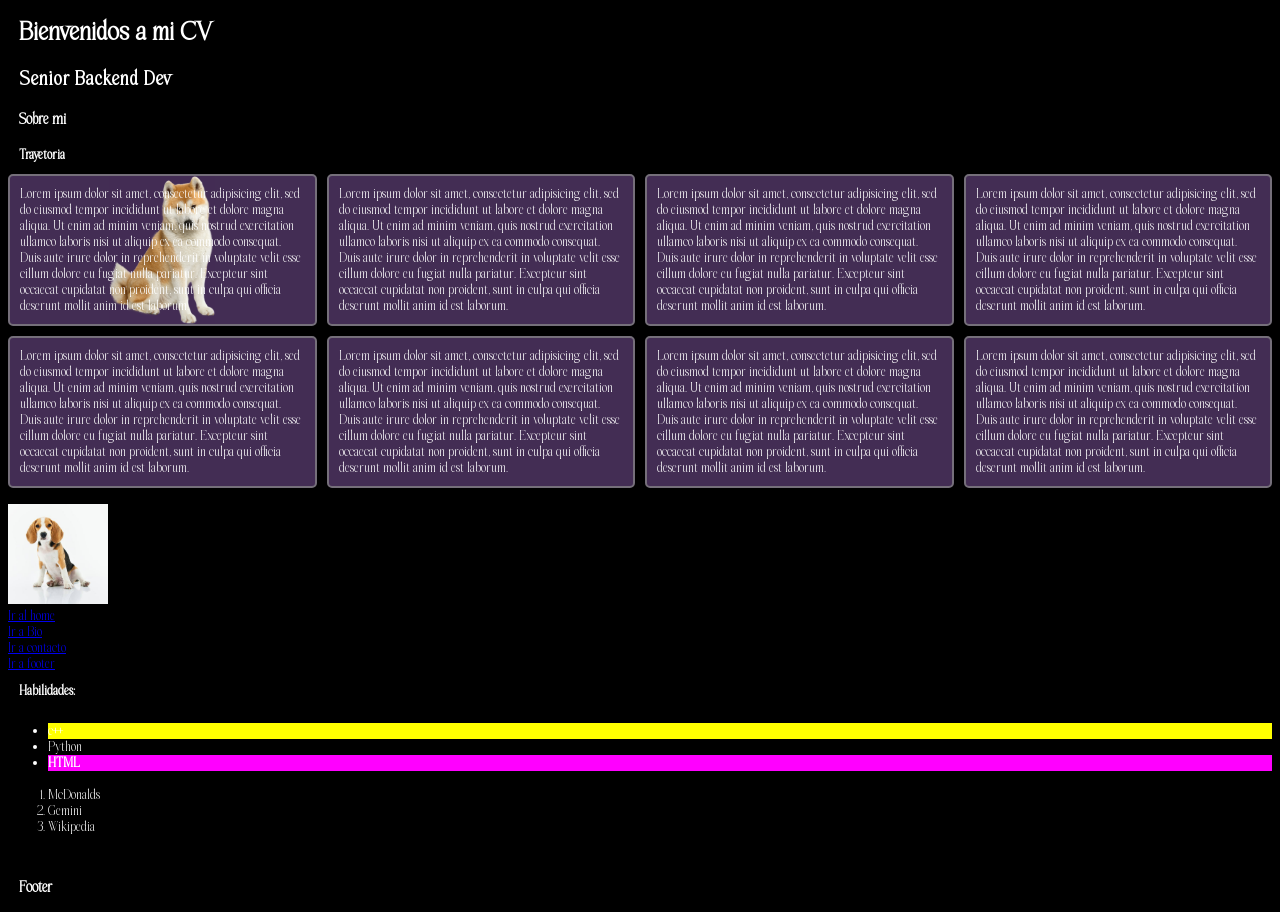
<file: index.html>
<!DOCTYPE html>
<html>
	<head>
		<meta charset="utf-8">
		<meta name="viewport" content="width=device-width, initial-scale=1">
		<title>MiPaginaWeb</title>
		<style></style>
		<link rel="stylesheet" type="text/css" href="public/css/style.css">
	</head>
	<body>
		<h1 >
			Bienvenidos a mi CV
		</h1>

		<h2>
			Senior Backend Dev
		</h2>

		<h3>
			Sobre mi
		</h3>

		<h4>
			Trayetoria
		</h4>

		<div class="container">
			<div class="actividad-clase">
				Lorem ipsum dolor sit amet, consectetur adipisicing elit, sed do eiusmod
				tempor incididunt ut labore et dolore magna aliqua. Ut enim ad minim veniam,
				quis nostrud exercitation ullamco laboris nisi ut aliquip ex ea commodo
				consequat. Duis aute irure dolor in reprehenderit in voluptate velit esse
				cillum dolore eu fugiat nulla pariatur. Excepteur sint occaecat cupidatat non
				proident, sunt in culpa qui officia deserunt mollit anim id est laborum.
			</div>
			<div>
				Lorem ipsum dolor sit amet, consectetur adipisicing elit, sed do eiusmod
				tempor incididunt ut labore et dolore magna aliqua. Ut enim ad minim veniam,
				quis nostrud exercitation ullamco laboris nisi ut aliquip ex ea commodo
				consequat. Duis aute irure dolor in reprehenderit in voluptate velit esse
				cillum dolore eu fugiat nulla pariatur. Excepteur sint occaecat cupidatat non
				proident, sunt in culpa qui officia deserunt mollit anim id est laborum.
			</div>
			<div>
				Lorem ipsum dolor sit amet, consectetur adipisicing elit, sed do eiusmod
				tempor incididunt ut labore et dolore magna aliqua. Ut enim ad minim veniam,
				quis nostrud exercitation ullamco laboris nisi ut aliquip ex ea commodo
				consequat. Duis aute irure dolor in reprehenderit in voluptate velit esse
				cillum dolore eu fugiat nulla pariatur. Excepteur sint occaecat cupidatat non
				proident, sunt in culpa qui officia deserunt mollit anim id est laborum.
			</div>
			<div>Lorem ipsum dolor sit amet, consectetur adipisicing elit, sed do eiusmod
				tempor incididunt ut labore et dolore magna aliqua. Ut enim ad minim veniam,
				quis nostrud exercitation ullamco laboris nisi ut aliquip ex ea commodo
				consequat. Duis aute irure dolor in reprehenderit in voluptate velit esse
				cillum dolore eu fugiat nulla pariatur. Excepteur sint occaecat cupidatat non
				proident, sunt in culpa qui officia deserunt mollit anim id est laborum.
			</div>
			<div>
				Lorem ipsum dolor sit amet, consectetur adipisicing elit, sed do eiusmod
				tempor incididunt ut labore et dolore magna aliqua. Ut enim ad minim veniam,
				quis nostrud exercitation ullamco laboris nisi ut aliquip ex ea commodo
				consequat. Duis aute irure dolor in reprehenderit in voluptate velit esse
				cillum dolore eu fugiat nulla pariatur. Excepteur sint occaecat cupidatat non
				proident, sunt in culpa qui officia deserunt mollit anim id est laborum.
			</div>
			<div>
				Lorem ipsum dolor sit amet, consectetur adipisicing elit, sed do eiusmod
				tempor incididunt ut labore et dolore magna aliqua. Ut enim ad minim veniam,
				quis nostrud exercitation ullamco laboris nisi ut aliquip ex ea commodo
				consequat. Duis aute irure dolor in reprehenderit in voluptate velit esse
				cillum dolore eu fugiat nulla pariatur. Excepteur sint occaecat cupidatat non
				proident, sunt in culpa qui officia deserunt mollit anim id est laborum.
			</div>
			<div>
				Lorem ipsum dolor sit amet, consectetur adipisicing elit, sed do eiusmod
				tempor incididunt ut labore et dolore magna aliqua. Ut enim ad minim veniam,
				quis nostrud exercitation ullamco laboris nisi ut aliquip ex ea commodo
				consequat. Duis aute irure dolor in reprehenderit in voluptate velit esse
				cillum dolore eu fugiat nulla pariatur. Excepteur sint occaecat cupidatat non
				proident, sunt in culpa qui officia deserunt mollit anim id est laborum.
			</div>
			<div>
				Lorem ipsum dolor sit amet, consectetur adipisicing elit, sed do eiusmod
				tempor incididunt ut labore et dolore magna aliqua. Ut enim ad minim veniam,
				quis nostrud exercitation ullamco laboris nisi ut aliquip ex ea commodo
				consequat. Duis aute irure dolor in reprehenderit in voluptate velit esse
				cillum dolore eu fugiat nulla pariatur. Excepteur sint occaecat cupidatat non
				proident, sunt in culpa qui officia deserunt mollit anim id est laborum.
			</div>
		</div>
		<br>
			<img width="100" src="images/perro.jpg" alt="foto de perfil">
			<br>

		<div class="enlaces">
				<a href="index.html" class="enlaces">
					Ir al home
				</a>
				<br>

				<a href="about.html" class="enlaces">
					Ir a Bio
				</a>
				<br>

				<a href="contact.html" class="enlaces">
					Ir a contacto
				</a>
				<br>

				<a href="#footer" class="enlaces">
					Ir a footer
				</a>
		</div>
		

		<div class="title">
			<h4>
				Habilidades:
			</h4>
		</div>

		<div class="listas">
			<ul>
				<li>
					c++
				</li>
				<li>
					Python
				</li>
				<li>
					HTML
				</li>
			</ul>
			<ol>
				<li>
					McDonalds
				</li>
				<li>
					Gemini
				</li>
				<li>
					Wikipedia
				</li>
			</ol>
		</div>
		<br>

		<div id="footer">
			<h3>
				Footer
			</h3>
		</div>
	</body>
</html>
</file>
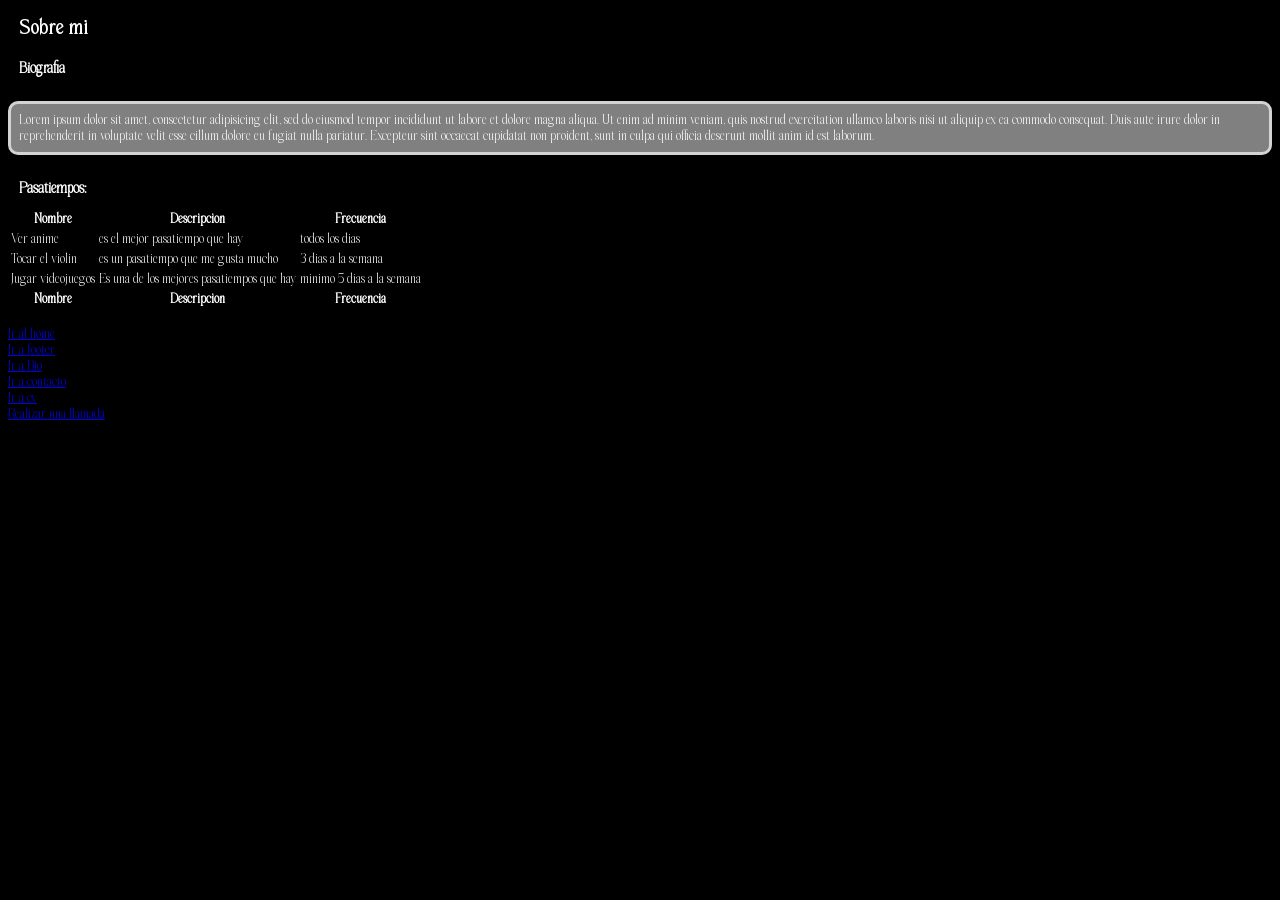
<file: about.html>
<!DOCTYPE html>
<html>
<head>
	<meta charset="utf-8">
	<meta name="viewport" content="width=device-width, initial-scale=1">
	<title></title>
	<link rel="stylesheet" type="text/css" href="public/css/style.css">
</head>
<body>

	<div>
		<h2>Sobre mi</h2>
	</div>

	<div>
		<h3>
			Biografia
		</h3>

		<p class="my_parag">
			Lorem ipsum dolor sit amet, consectetur adipisicing elit, sed do eiusmod
			tempor incididunt ut labore et dolore magna aliqua. Ut enim ad minim veniam,
			quis nostrud exercitation ullamco laboris nisi ut aliquip ex ea commodo
			consequat. Duis aute irure dolor in reprehenderit in voluptate velit esse
			cillum dolore eu fugiat nulla pariatur. Excepteur sint occaecat cupidatat non
			proident, sunt in culpa qui officia deserunt mollit anim id est laborum.
		</p>
	</div>

	<div id="contenido">

		<h3>Pasatiempos:</h3>

		<table>
			<thead>
				<th>
					Nombre
				</th>
				<th>
					Descripcion
				</th>
				<th>
					Frecuencia
				</th>
			</thead>
			<tbody>
				<td>
					Ver anime
				</td>
				<td>
					es el mejor pasatiempo que hay
				</td>
				<td>
					todos los dias
				</td>
			</tbody>
			<tbody>
				<td>
					Tocar el violin
				</td>
				<td>
					es un pasatiempo que me gusta mucho
				</td>
				<td>
					3 dias a la semana
				</td>	
			</tbody>
			<tbody>
				<td>
					Jugar videojuegos
				</td>
				<td>
					Es una de los mejores pasatiempos que hay
				</td>
				<td>
					minimo 5 dias a la semana
				</td>
			</tbody>
			<tfoot>
				<th>
					Nombre
				</th>
				<th>
					Descripcion
				</th>
				<th>
					Frecuencia
				</th>
			</tfoot>
		</table>
	</div>



	<div>
		<br>
	</div>

	<div class="enlaces">
		<a href="index.html">
			Ir al home
		</a>
		<br>

		<a href="#footer">
			Ir a footer
		</a>
		<br>

		<a href="about.html">
			Ir a Bio
		</a>
		<br>

		<a href="contact.html">
			Ir a contacto
		</a>
		<br>

		<a href="views/work.html">
			Ir a cv
		</a>
		<br>

		<a href="tel: 6120000000">
			Realizar una llamada
		</a>
	</div>

</body>
</html>
</file>
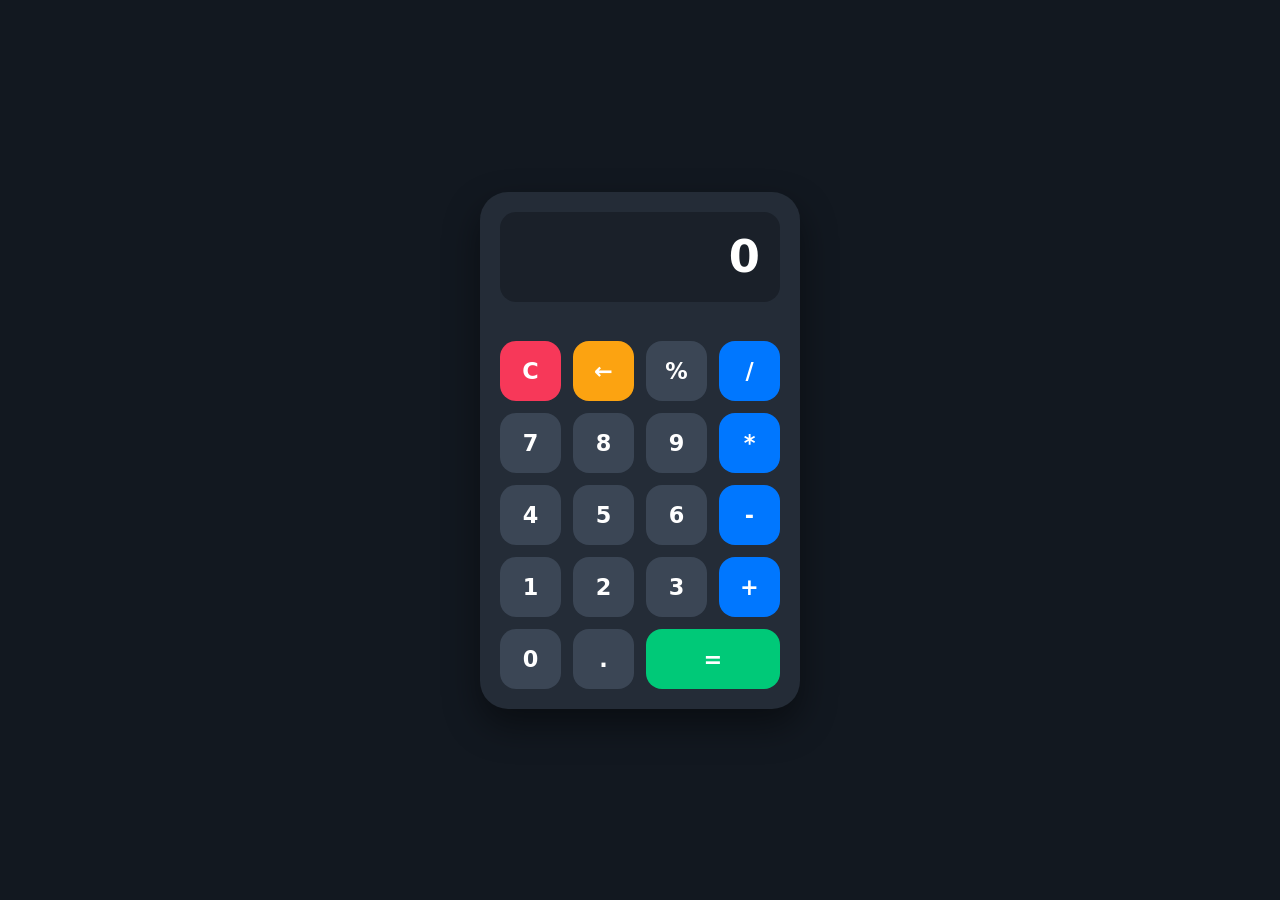
<file: calculadora.html>
<!DOCTYPE html>
<html>
<head>
	<meta charset="utf-8">
	<meta name="viewport" content="width=device-width, initial-scale=1">
	<title>Calculadora</title>
	<link rel="stylesheet" type="text/css" href="style_calculator.css">
</head>
<body>
	<div class="calculadora">
		<div class="head">
			<label class="calculadora_data" id="calculadora_data">
				0
			</label>
		</div>
		<br>
		<div class="body_calculator">
			<button class="btn btn-clear" onclick="clear_data()">
				C
			</button>
			<button class="btn btn-back" onclick="backspace()">
				←
			</button>
			<button class="btn btn-dark" onclick="setOperation('%')">
				%
			</button>
			<button class="btn btn-op" onclick="setOperation('/')">
				/
			</button>
			<button class="btn btn-dark" onclick="addNumber(7)">
				7
			</button>
			<button class="btn btn-dark" onclick="addNumber(8)">
				8
			</button>
			<button class="btn btn-dark" onclick="addNumber(9)">
				9
			</button>
			<button class="btn btn-op" onclick="setOperation('*')">
				*
			</button>
			<button class="btn btn-dark" onclick="addNumber(4)">
				4
			</button>
			<button class="btn btn-dark" onclick="addNumber(5)">
				5
			</button>
			<button class="btn btn-dark" onclick="addNumber(6)">
				6
			</button>
			<button class="btn btn-op" onclick="setOperation('-')">
				-
			</button>
			<button class="btn btn-dark" onclick="addNumber(1)">
				1
			</button>
			<button class="btn btn-dark" onclick="addNumber(2)">
				2
			</button>
			<button class="btn btn-dark" onclick="addNumber(3)">
				3
			</button>
			<button class="btn btn-op" onclick="setOperation('+')">
				+
			</button>
			<button class="btn btn-dark" onclick="addNumber(0)">
				0
			</button>
			<button class="btn btn-dark" onclick="addNumber('.')">
				.
			</button>
			<button class="btn btn-equal" onclick="setOperation('=')">
				=
			</button>
		</div>
	</div>
</body>
<script>
	var num1 = null;
	var operation = "";
	var resetOnNextNumber = false;

	function clear_data() {
		let data = document.getElementById("calculadora_data");
		data.innerHTML = "0";
		num1 = null;
		operation = "";
		resetOnNextNumber = false;
	}

	function backspace() {
		let data = document.getElementById("calculadora_data");
		
		if (data.innerHTML.length > 1) {
			data.innerHTML = data.innerHTML.slice(0, -1);
		} else {
			data.innerHTML = "0";
		}
	}

	function addNumber(value) {
		let data = document.getElementById("calculadora_data");

		if (resetOnNextNumber) {
			data.innerHTML = value;
			resetOnNextNumber = false;
			return;
		}

		if (data.innerHTML === "0") {
			data.innerHTML = value;
		} else {
			data.innerHTML += value;
		}
	}

	function addDecimal() {
		let data = document.getElementById("calculadora_data");

		if (resetOnNextNumber) {
			data.innerHTML = "0.";
			resetOnNextNumber = false;
			return;
		}

		if (!data.innerHTML.includes(".")) {
			data.innerHTML += ".";
		}
	}

	function setOperation(_ope) {
		let data = document.getElementById("calculadora_data");
		let currentVal = parseFloat(data.innerHTML);

		if (_ope === '=') {
			if (operation !== "" && num1 !== null) {
				let result = calculate(num1, currentVal, operation);
				data.innerHTML = result;
				num1 = null;
				operation = "";
				resetOnNextNumber = true;
			}
			return;
		}

		if (num1 !== null && operation !== "" && !resetOnNextNumber) {
			num1 = calculate(num1, currentVal, operation);
			data.innerHTML = num1;
		} else {
			num1 = currentVal;
		}

		operation = _ope;
		resetOnNextNumber = true;
	}

	function calculate(n1, n2, op) {
		let res = 0;

		switch (op) {
			case '+':
				res = n1 + n2;
				break;
			case '-':
				res = n1 - n2;
				break;
			case '*':
				res = n1 * n2;
				break;
			case '/':
				if (n2 === 0) {
					return "Error";
				}
				res = n1 / n2;
				break;
			case '%':
				res = n1 % n2;
				break;
			default:
				return n2;
		}

		return Math.round(res * 100000000) / 100000000;
	}
</script>
</html>
</file>
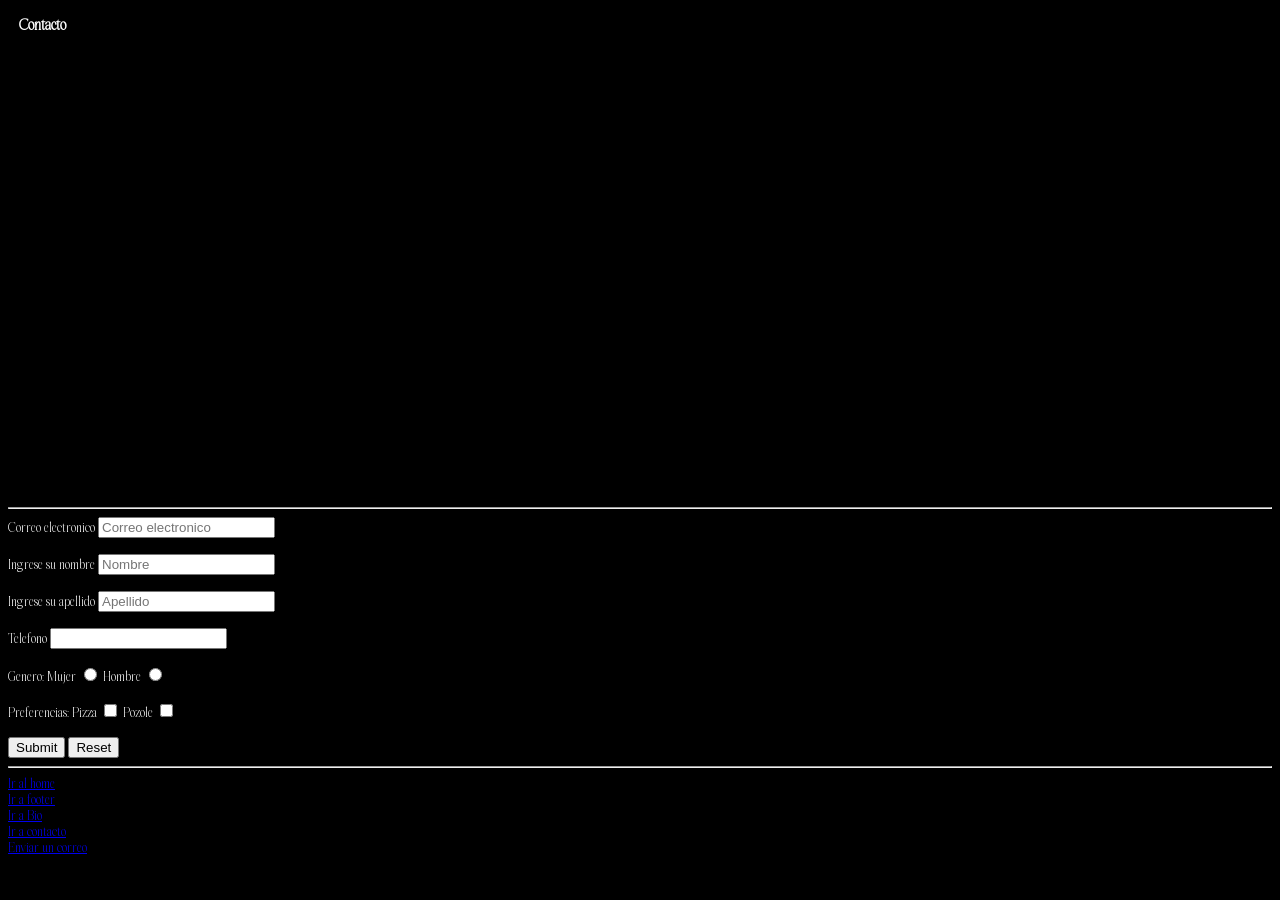
<file: contact.html>
<!DOCTYPE html>
<html>
<head>
	<meta charset="utf-8">
	<meta name="viewport" content="width=device-width, initial-scale=1">
	<title></title>
	<link rel="stylesheet" type="text/css" href="public/css/style.css">
</head>
<body>

	<div>
		<h3>Contacto</h3>
	</div>

	<iframe src="https://www.google.com/maps/embed?pb=!1m14!1m12!1m3!1d58264.83078795734!2d-110.31674880000001!3d24.117247999999996!2m3!1f0!2f0!3f0!3m2!1i1024!2i768!4f13.1!5e0!3m2!1ses!2smx!4v1790037140594!5m2!1ses!2smx" width="600" height="450" style="border:0;" allowfullscreen="" loading="lazy" referrerpolicy="strict-origin-when-cross-origin"></iframe>
	<br>

	<div>
		<hr>
		<form>
			<div>
				<label>
				Correo electronico
				</label>
				<input type="text" name="" placeholder="Correo electronico" name="" id="email_user">
			</div>
			<br>

			<div>
				<label>
				Ingrese su nombre
				</label>
				<input type="text" name="" placeholder="Nombre" name="" id="name_user">
			</div>
			<br>

			<div>
				<label>
					Ingrese su apellido
				</label>
				<input type="text" name="" placeholder="Apellido" name="" id="lastname_user">
			</div>
			<br>

			<div>
				<label>
					Telefono
				</label>
				<input type="number" name="" id="phone-numer_user">
			</div>
			<br>

			<div>
				<label>
					Genero:
				</label>
				<label>
					Mujer
				</label>
				<input type="radio" name="">
				<label>
					Hombre
				</label>
				<input type="radio" name="">
				<br>
			</div>
			<br>

			<div>
				<label>
					Preferencias:
				</label>
				<label>
					Pizza
				</label>
				<input type="checkbox" name="">
				<label>
					Pozole
				</label>
				<input type="checkbox" name="">
			</div>
			<br>
			
			<div>
				<input type="submit" name="">
				<input type="reset" name="">
			</div>
		</form>
		<hr>
	</div>
	
	<div class="enlaces">
				<a href="index.html">
					Ir al home
				</a>
				<br>

				<a href="#footer">
					Ir a footer
				</a>
				<br>

				<a href="about.html">
					Ir a Bio
				</a>
				<br>

				<a href="contact.html">
					Ir a contacto
				</a>
				<br>

				<a href="mailto:garciagalex0405@gmail.com">
					Enviar un correo
				</a>
	</div>

</body>
</html>
</file>
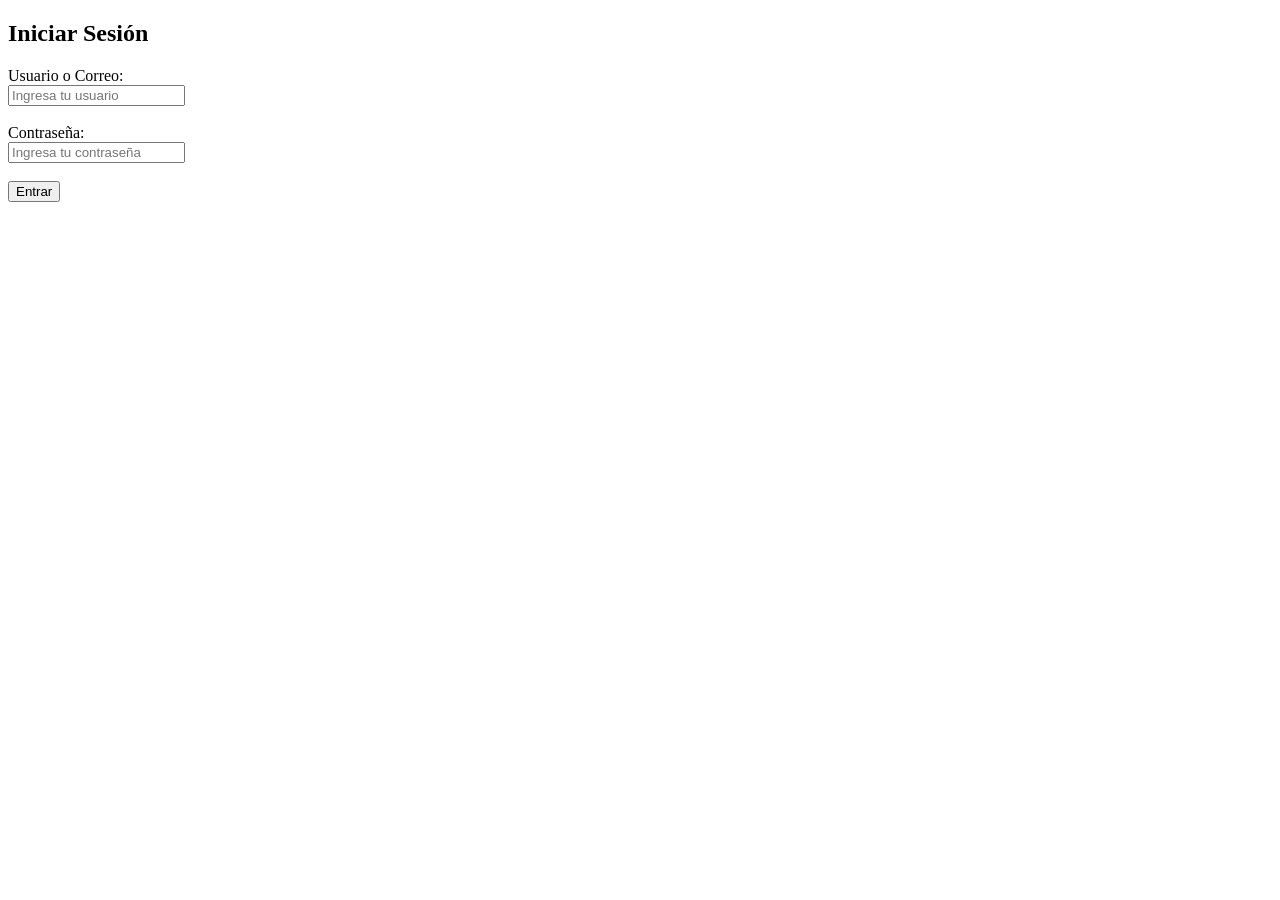
<file: index_form.html>
<!DOCTYPE html>
<html lang="es">
<head>
    <meta charset="UTF-8">
    <meta name="viewport" content="width=device-width, initial-scale=1.0">
    <title>Inicio de Sesión</title>
</head>
<body>

    <h2>Iniciar Sesión</h2>

    <form action="test.php" method="POST">
        <!-- Campo para el usuario o correo -->
        <div>
            <label for="username">Usuario o Correo:</label><br>
            <input type="text" id="username" name="username" placeholder="Ingresa tu usuario" required>
        </div>
        <br>

        <!-- Campo para la contraseña -->
        <div>
            <label for="password">Contraseña:</label><br>
            <input type="password" id="password" name="password" placeholder="Ingresa tu contraseña" required>
        </div>
        <br>

        <!-- Botón para enviar -->
        <button type="submit">Entrar</button>
    </form>

</body>
</html>
</file>
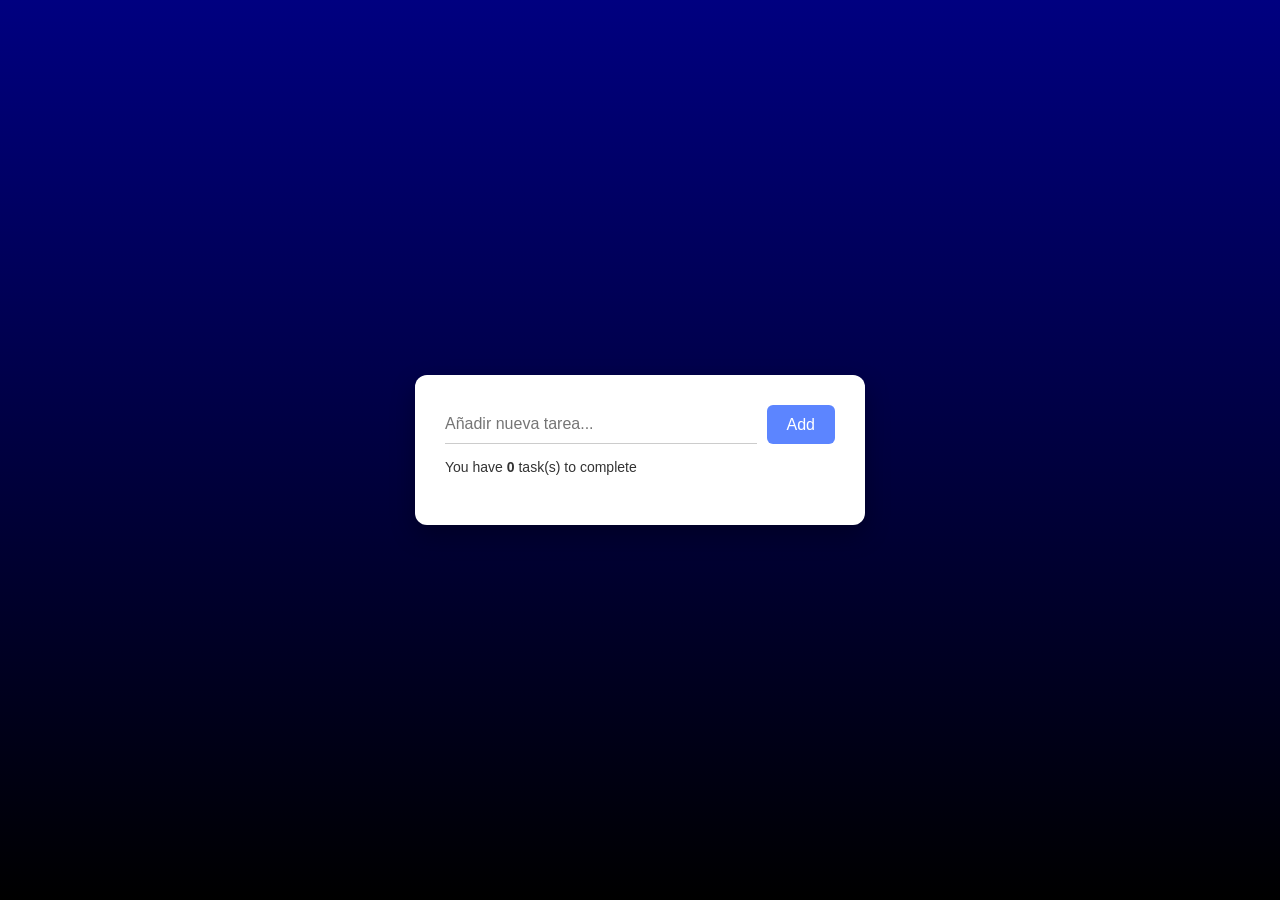
<file: to-do-list.html>
<!DOCTYPE html>
<html lang="es">
<head>
    <meta charset="UTF-8">
    <meta name="viewport" content="width=device-width, initial-scale=1.0">
    <title>To-Do List</title>
    <link rel="stylesheet" href="public/css/style-to-do.css">
    <!-- FontAwesome para los iconos de editar y eliminar -->
    <link rel="stylesheet" href="https://cdnjs.cloudflare.com/ajax/libs/font-awesome/6.4.0/css/all.min.css">
</head>
<body>
    <div class="background">
        <div class="bg-top"></div>
        <div class="bg-bottom"></div>
    </div>

    <div class="app-container">
        <div class="input-section">
            <input type="text" id="taskInput" placeholder="Añadir nueva tarea...">
            <button id="addBtn">Add</button>
        </div>

        <p class="task-count">You have <span id="count">0</span> task(s) to complete</p>

        <ul id="taskList">
        </ul>
    </div>

    <script>
    	const taskInput = document.getElementById('taskInput');
		const addBtn = document.getElementById('addBtn');
		const taskList = document.getElementById('taskList');
		const countSpan = document.getElementById('count');

		let taskCount = 0;

		// Eventos para agregar tareas
		addBtn.addEventListener('click', addTask);
		taskInput.addEventListener('keypress', function(e) {
    		if (e.key === 'Enter') addTask();
		});

		function addTask() {
    		const text = taskInput.value.trim();
    		if (text === '') return;

    		const li = document.createElement('li');
    		li.className = 'task-item';

    		li.innerHTML = `
        		<i class="fa-regular fa-circle check-circle"></i>
        		<span class="task-text">${text}</span>
        		<div class="action-btns">
            		<button class="btn-edit"><i class="fa-solid fa-pen-to-square"></i></button>
            		<button class="btn-delete"><i class="fa-solid fa-trash"></i></button>
        		</div>
    		`;

    		// Referencias a los elementos creados
    		const checkBtn = li.querySelector('.check-circle');
    		const deleteBtn = li.querySelector('.btn-delete');
    		const editBtn = li.querySelector('.btn-edit');
    		const taskTextSpan = li.querySelector('.task-text');
    		const actionBtns = li.querySelector('.action-btns');

    		// Marcar como completada
    		checkBtn.addEventListener('click', () => {
        		li.classList.toggle('completed');
        		if(li.classList.contains('completed')) {
            		checkBtn.classList.replace('fa-circle', 'fa-circle-check');
            		checkBtn.classList.replace('fa-regular', 'fa-solid');
        		} else {
            		checkBtn.classList.replace('fa-circle-check', 'fa-circle');
            		checkBtn.classList.replace('fa-solid', 'fa-regular');
        		}
    		});

    		// Eliminar tarea
    		deleteBtn.addEventListener('click', () => {
        		li.remove();
        		updateCount(-1);
    		});

    		// Editar tarea (Modo en línea)
    		editBtn.addEventListener('click', () => {
        		const currentText = taskTextSpan.innerText;
        
        		const editInput = document.createElement('input');
        		editInput.type = 'text';
        		editInput.value = currentText;
        		editInput.className = 'task-input-edit';

        		const saveBtn = document.createElement('button');
        		saveBtn.innerHTML = '<i class="fa-solid fa-check"></i>';
        		saveBtn.className = 'btn-save';

        		// Reemplazar texto con input
        		li.insertBefore(editInput, taskTextSpan);
        		li.removeChild(taskTextSpan);
        
        		// Actualizar botones
        		actionBtns.innerHTML = '';
        		actionBtns.appendChild(saveBtn);
        		actionBtns.appendChild(deleteBtn);

        		editInput.focus();

        		// Función para guardar los cambios
        		const saveTask = () => {
            		const newText = editInput.value.trim();
            		if(newText !== '') {
                		taskTextSpan.innerText = newText;
            		}
            
            		li.insertBefore(taskTextSpan, editInput);
            		li.removeChild(editInput);
            
            		actionBtns.innerHTML = '';
            		actionBtns.appendChild(editBtn);
            		actionBtns.appendChild(deleteBtn);
        		};

        		saveBtn.addEventListener('click', saveTask);
        		editInput.addEventListener('keypress', (e) => {
            		if (e.key === 'Enter') saveTask();
        		});
    		});

    		// Añadir a la lista y limpiar input
    		taskList.appendChild(li);
    		taskInput.value = '';
    		updateCount(1);
		}

		// Función para actualizar el número de tareas
		function updateCount(change) {
    		taskCount += change;
    		countSpan.innerText = taskCount;
		}
    </script>
</body>
</html>
</file>
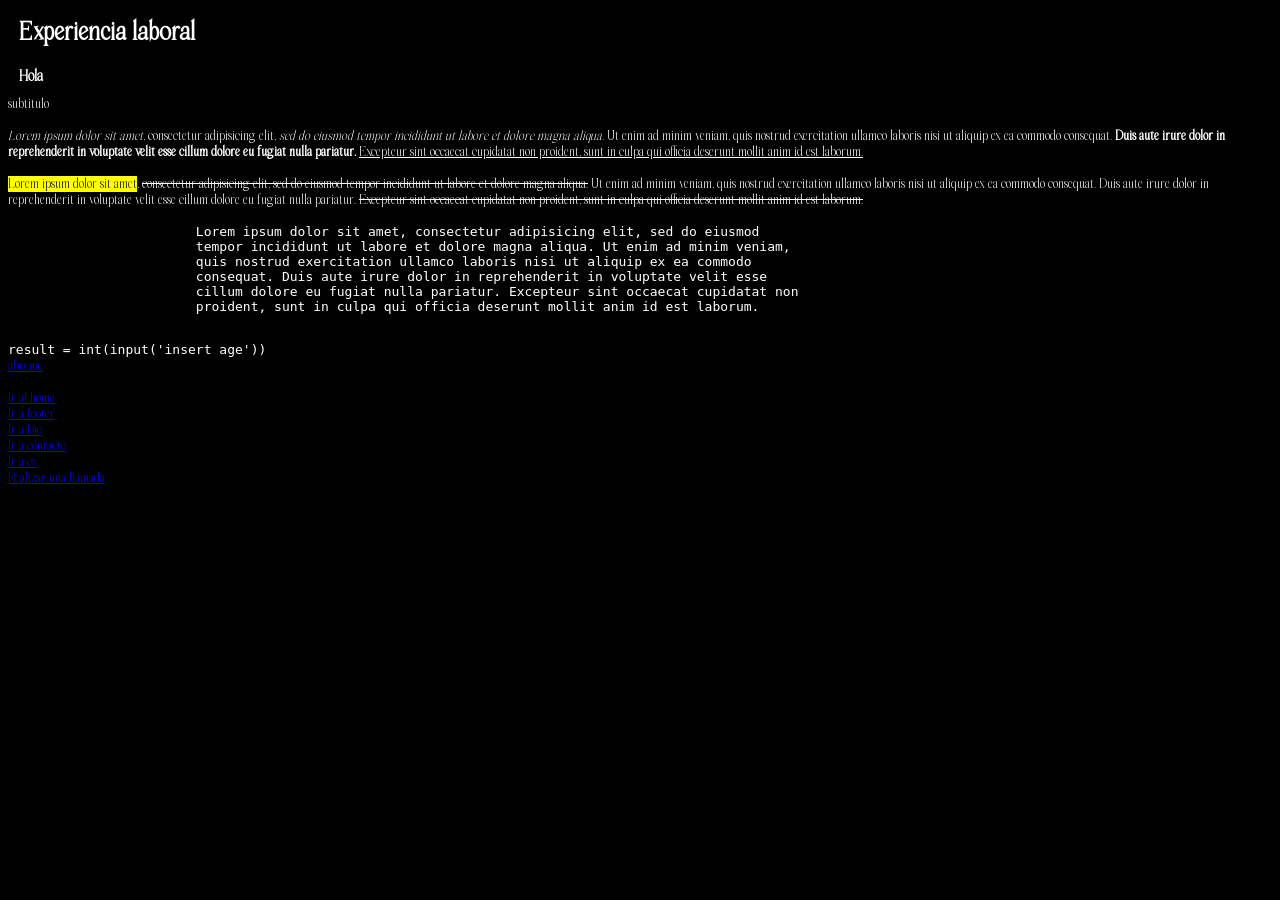
<file: views/work.html>
<!DOCTYPE html>
<html>
<head>
	<meta charset="utf-8">
	<meta name="viewport" content="width=device-width, initial-scale=1">
	<title>
		Work
	</title>
	<link rel="stylesheet" type="text/css" href="../public/css/style.css">
</head>
<body>
	<div class="title">
		<h1>
			Experiencia laboral
		</h1>
	</div>

	<div class="biografia">
		<h3>
			Hola
		</h3>

		<label>
			subtitulo
		</label>

		<p>
			<em>Lorem ipsum dolor sit amet</em>, consectetur adipisicing elit, <i>sed do eiusmod
			tempor incididunt ut labore et dolore magna aliqua.</i> Ut enim ad minim veniam,
			quis nostrud exercitation ullamco laboris nisi ut aliquip ex ea commodo
			consequat. <b>Duis aute irure dolor in reprehenderit in voluptate velit esse
			cillum dolore eu fugiat nulla pariatur.</b> <ins>Excepteur sint occaecat cupidatat non
			proident, sunt in culpa qui officia deserunt mollit anim id est laborum.</ins>
		</p>
		<p>
			<mark>Lorem ipsum dolor sit amet</mark>, <s>consectetur adipisicing elit, sed do eiusmod
			tempor incididunt ut labore et dolore magna aliqua.</s> Ut enim ad minim veniam,
			quis nostrud exercitation ullamco laboris nisi ut aliquip ex ea commodo
			consequat. Duis aute irure dolor in reprehenderit in voluptate velit esse
			cillum dolore eu fugiat nulla pariatur. <del>Excepteur sint occaecat cupidatat non
			proident, sunt in culpa qui officia deserunt mollit anim id est laborum.</del>
		</p>

		<pre>
			Lorem ipsum dolor sit amet, consectetur adipisicing elit, sed do eiusmod
			tempor incididunt ut labore et dolore magna aliqua. Ut enim ad minim veniam,
			quis nostrud exercitation ullamco laboris nisi ut aliquip ex ea commodo
			consequat. Duis aute irure dolor in reprehenderit in voluptate velit esse
			cillum dolore eu fugiat nulla pariatur. Excepteur sint occaecat cupidatat non
			proident, sunt in culpa qui officia deserunt mollit anim id est laborum.
		</pre>

		<code>
			result = int(input('insert age'))
		</code>
		<br>

		<a href="../images/perro.jpg" download="">
			abreme
		</a>

	</div>
	<br>

	<div class="enlaces">
		<a href="../index.html">
			Ir al home
		</a>
		<br>

		<a href="#footer">
			Ir a footer
		</a>
		<br>

		<a href="../about.html">
			Ir a Bio
		</a>
		<br>

		<a href="../contact.html">
			Ir a contacto
		</a>
		<br>

		<a href="work.html">
			Ir a cv
		</a>
		<br>

		<a href="tel: 6120000000">
			Realizar una llamada
		</a>
	</div>
</body>
</html>
</file>
<file: public/css/style.css>
body{
	background-color: black;
	color: white;
	font-family: "my_style";
}

.container > div{
	border-radius: 5px;
  	padding: 10px;
  	background-color: rgb(67, 45, 84);
  	border: 2px solid rgb(117, 111, 122);
}

.container {
	display: grid;
	grid-template-columns: repeat(4, 1fr);
	gap: 10px;
}

.my_parag{
	position: sticky;
    top: 30px;
}

.my_parag{
	background-color: gray;
    border-radius: 10px;
    border: 3px solid lightgrey;
    padding: 8px;
}

@font-face{
	font-family:"my_style";
	src:url("../fonts/DelRose-Regular.ttf");
}

h1, h2, h3, h4{
	font-family:"my_style";
	margin: 3px;
	padding: 8px;
}

.actividad-clase {
    background-image: url("../../images/pngwing.com.png");
    background-repeat: no-repeat;
    background-size: contain;
    background-position: center;
}

.my_parag:hover{
	background-color: red;
	color: white;
}

a.enlaces:hover{
	color: red;
}

ul li:hover{
	background-color: red;
	color: white;
}

ul li:first-child{
	background-color: yellow;
}

ul li:last-child{
	background-color: magenta;
	font-weight: bold;
}
</file>
<file: style_calculator.css>
/* --- Reseteo básico y centrado en pantalla --- */
* {
  box-sizing: border-box;
  margin: 0;
  padding: 0;
  font-family: system-ui, -apple-system, BlinkMacSystemFont, 'Segoe UI', Roboto, sans-serif;
}

body {
  min-height: 100vh;
  display: flex;
  justify-content: center;
  align-items: center;
  background-color: #121820; /* Fondo general de la página */
}

/* --- Chasis / Cuerpo de la calculadora --- */
.calculadora {
  width: 320px;
  background-color: #242c37; /* Color azul-grisáceo oscuro del fondo */
  border-radius: 28px;       /* Bordes redondeados del marco exterior */
  padding: 20px;
  box-shadow: 0 16px 36px rgba(0, 0, 0, 0.45);
}

/* --- Pantalla digital --- */
.calculadora_data {
  width: 100%;
  height: 90px;
  background-color: #1a2029; /* Fondo más oscuro para la pantalla */
  border-radius: 16px;
  display: flex;
  align-items: center;
  justify-content: flex-end; /* Alinea los números a la derecha */
  padding: 0 20px;
  color: #ffffff;
  font-size: 2.8rem;
  font-weight: 700;
  margin-bottom: 20px;
  overflow: hidden;
  user-select: none;
}

/* --- Cuadrícula de botones (4 columnas x 5 filas) --- */
.body_calculator {
  display: grid;
  grid-template-columns: repeat(4, 1fr);
  gap: 12px; /* Espaciado uniforme entre botones */
}

/* --- Estilo base de todos los botones --- */
.btn {
  height: 60px;
  border: none;
  border-radius: 16px;       /* Bordes curvados suaves de las teclas */
  font-size: 1.4rem;
  font-weight: 600;
  color: #ffffff;
  cursor: pointer;
  display: flex;
  align-items: center;
  justify-content: center;
  transition: filter 0.15s ease, transform 0.1s ease;
  user-select: none;
}

/* Efecto al presionar cualquier tecla */
.btn:active {
  transform: scale(0.95);
  filter: brightness(0.9);
}

/* --- Variantes de color según el tipo de botón --- */

/* 1. Botones numéricos y porcentaje (%) */
.btn-dark {
  background-color: #3b4655; /* Gris pizarra medio */
}

.btn-dark:hover {
  background-color: #445163;
}

/* 2. Botón de borrado / Clear (C) */
.btn-clear {
  background-color: #f73859; /* Rojo coral brillante */
}

.btn-clear:hover {
  filter: brightness(1.1);
}

/* 3. Botón de retroceso / Backspace (←) */
.btn-back {
  background-color: #fca311; /* Naranja / ámbar */
}

.btn-back:hover {
  filter: brightness(1.1);
}

/* 4. Botones de operaciones (+, -, *, /) */
.btn-op {
  background-color: #0077ff; /* Azul vibrante */
}

.btn-op:hover {
  filter: brightness(1.1);
}

/* 5. Botón de igual (=) */
.btn-equal {
  background-color: #00c978; /* Verde esmeralda */
  grid-column: span 2;       /* Ocupa el espacio de 2 columnas */
}

.btn-equal:hover {
  filter: brightness(1.1);
}
</file>
<file: public/css/style-to-do.css>
* {
    margin: 0;
    padding: 0;
    box-sizing: border-box;
    font-family: 'Segoe UI', Tahoma, Geneva, Verdana, sans-serif;
}

body {
    height: 100vh;
    display: flex;
    justify-content: center;
    align-items: center;
    position: relative;
}

.background {
    position: absolute;
    top: 0;
    left: 0;
    width: 100%;
    height: 100%;
    z-index: -1;
    background: linear-gradient(to bottom, #000080, #000000);
}

.bg-top {
    flex: 1;
    background-color: #000080;
}

.bg-bottom {
    flex: 1;
    background-color: #000000;
}

.app-container {
    background-color: #ffffff;
    width: 90%;
    max-width: 450px;
    padding: 30px;
    border-radius: 12px;
    box-shadow: 0 10px 25px rgba(0,0,0,0.3);
}

.input-section {
    display: flex;
    gap: 10px;
    margin-bottom: 15px;
}

#taskInput {
    flex: 1;
    padding: 10px 0;
    border: none;
    border-bottom: 1px solid #ccc;
    font-size: 16px;
    outline: none;
}

#taskInput:focus {
    border-bottom-color: #5c85ff;
}

#addBtn {
    background-color: #5c85ff;
    color: white;
    border: none;
    padding: 10px 20px;
    border-radius: 6px;
    font-size: 16px;
    cursor: pointer;
}

#addBtn:hover {
    background-color: #4a70e0;
}

/* Contador de tareas */
.task-count {
    font-size: 14px;
    color: #333;
    margin-bottom: 20px;
}

#count {
    font-weight: bold;
}

/* Lista de tareas */
#taskList {
    list-style: none;
}

.task-item {
    display: flex;
    align-items: center;
    background-color: #f9f9f9;
    margin-bottom: 10px;
    padding: 12px 15px;
    border-radius: 8px;
    border: 1px solid #eee;
}

.task-item.completed .task-text {
    text-decoration: line-through;
    color: #a0a0a0;
}

.task-item.completed .check-circle {
    color: #5c85ff;
}

.check-circle {
    color: #ddd;
    font-size: 20px;
    margin-right: 15px;
    cursor: pointer;
}

.task-text {
    flex: 1;
    font-size: 15px;
    color: #333;
}

/* Input para edición en línea */
.task-input-edit {
    flex: 1;
    padding: 5px;
    font-size: 15px;
    border: 1px solid #ccc;
    border-radius: 4px;
    margin-right: 10px;
    outline: none;
}

/* Botones de acción (Editar y Eliminar) */
.action-btns {
    display: flex;
    gap: 8px;
}

.btn-edit, .btn-delete, .btn-save {
    border: none;
    color: white;
    border-radius: 6px;
    cursor: pointer;
    display: flex;
    justify-content: center;
    align-items: center;
    width: 35px;
    height: 35px;
    font-size: 14px;
}

.btn-edit { background-color: #5c85ff; }
.btn-save { background-color: #4caf50; }
.btn-delete { background-color: #ff6b6b; }

.btn-edit:hover { background-color: #4a70e0; }
.btn-save:hover { background-color: #45a049; }
.btn-delete:hover { background-color: #e55a5a; }
</file>
